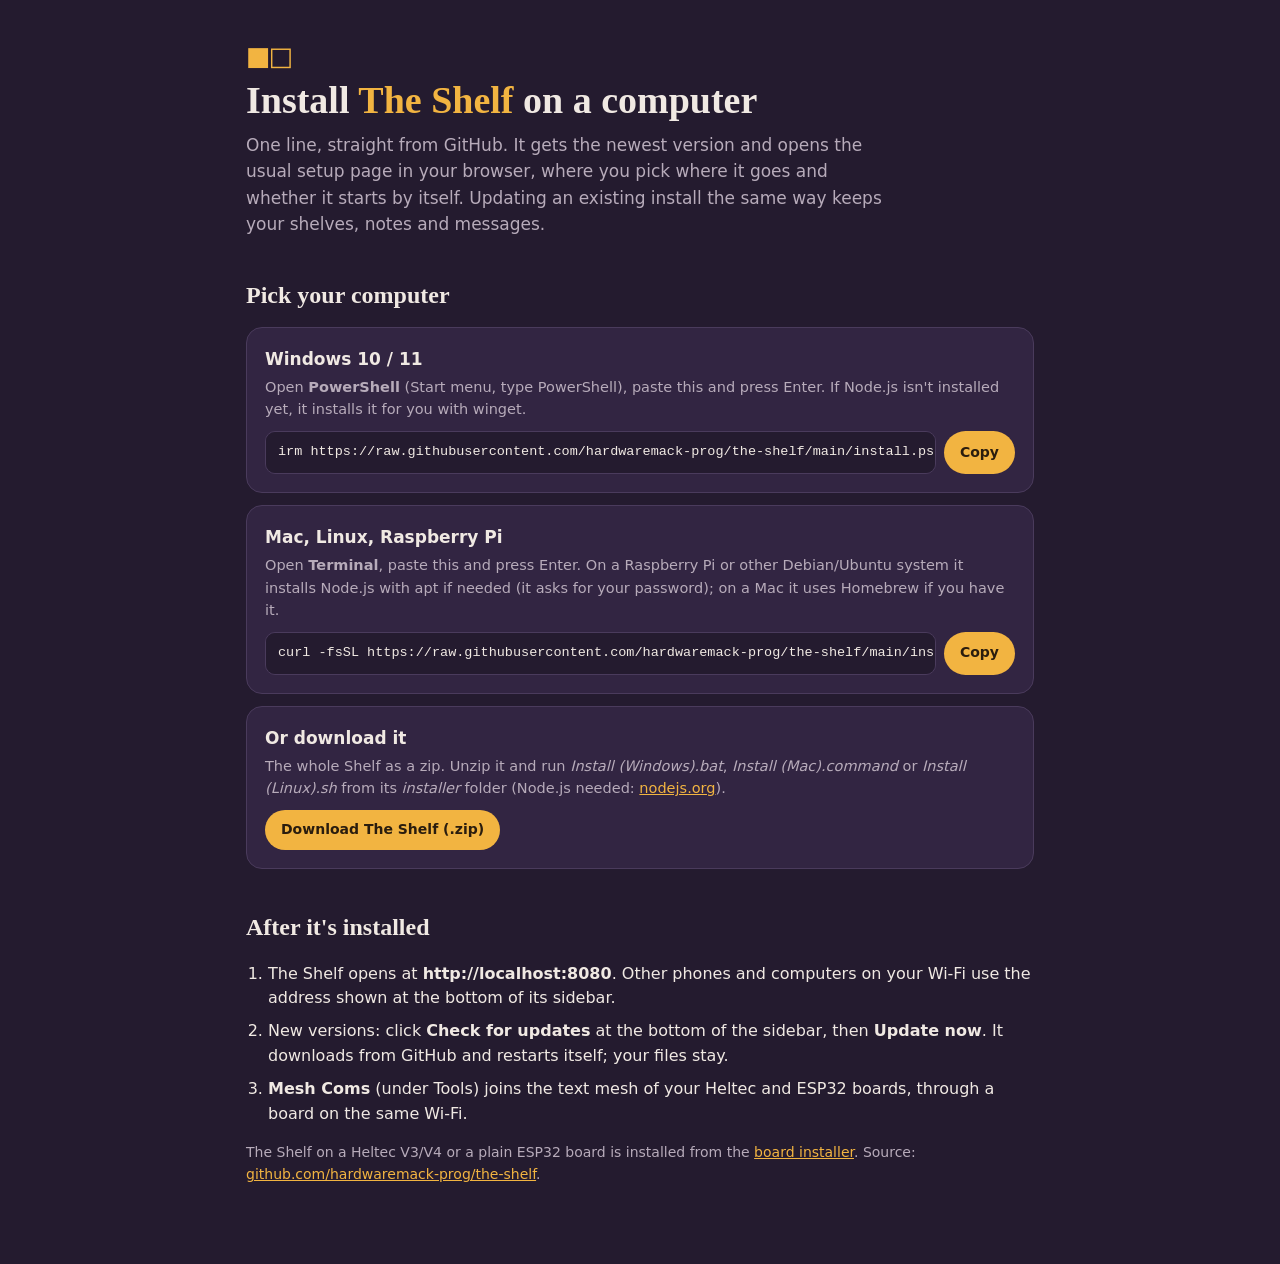
<file: docs/pc.html>
<!doctype html>
<html lang="en">
<head>
<meta charset="utf-8">
<meta name="viewport" content="width=device-width,initial-scale=1">
<title>Install The Shelf on a computer</title>
<meta name="description" content="Install The Shelf on Windows, Mac, Linux or a Raspberry Pi with one line, straight from GitHub.">
<style>
:root{--ink:#241B2F;--surface:#322542;--text:#F0E9E3;--muted:#B7ABBA;--accent:#F2B441;--accent-ink:#2A1D0E;--divider:#4A3B5C;
  --serif:Georgia,'Iowan Old Style',Charter,serif;--sans:-apple-system,BlinkMacSystemFont,'Segoe UI',system-ui,sans-serif;--mono:ui-monospace,Consolas,Menlo,monospace;color-scheme:dark}
*{box-sizing:border-box}
body{margin:0;background:var(--ink);color:var(--text);font-family:var(--sans);line-height:1.55}
.wrap{max-width:820px;margin:0 auto;padding:36px 16px 64px}
.mark{color:var(--accent);font-size:26px;letter-spacing:-2px}
h1{font-family:var(--serif);font-size:38px;margin:4px 0 0;line-height:1.1}
h1 span{color:var(--accent)}
.lead{color:var(--muted);font-size:17px;max-width:640px;margin:10px 0 0}
h2{font-family:var(--serif);font-size:24px;margin:40px 0 12px}
.card{background:var(--surface);border:1px solid var(--divider);border-radius:16px;padding:18px;margin-bottom:12px}
.card h3{margin:0 0 4px;font-size:17px}
.card p{margin:0 0 10px;color:var(--muted);font-size:14.5px}
.cmd{display:flex;gap:8px;align-items:stretch}
.cmd code{flex:1;min-width:0;overflow-x:auto;white-space:nowrap;background:var(--ink);border:1px solid var(--divider);border-radius:10px;padding:10px 12px;font-family:var(--mono);font-size:13.5px}
.btn{font:inherit;font-weight:700;background:var(--accent);color:var(--accent-ink);border:0;border-radius:999px;padding:9px 16px;cursor:pointer;font-size:14px;white-space:nowrap;text-decoration:none;display:inline-block}
ol{padding-left:22px}ol li{margin-bottom:8px}
a{color:var(--accent)}
.muted{color:var(--muted);font-size:14px}
</style>
</head>
<body><div class="wrap">
  <div class="mark">&#9632;&#9633;</div>
  <h1>Install <span>The Shelf</span> on a computer</h1>
  <p class="lead">One line, straight from GitHub. It gets the newest version and opens the usual setup page in your browser, where you pick where it goes and whether it starts by itself. Updating an existing install the same way keeps your shelves, notes and messages.</p>

  <h2>Pick your computer</h2>
  <div class="card">
    <h3>Windows 10 / 11</h3>
    <p>Open <b>PowerShell</b> (Start menu, type PowerShell), paste this and press Enter. If Node.js isn't installed yet, it installs it for you with winget.</p>
    <div class="cmd"><code id="win">irm https://raw.githubusercontent.com/hardwaremack-prog/the-shelf/main/install.ps1 | iex</code><button class="btn" data-copy="win">Copy</button></div>
  </div>
  <div class="card">
    <h3>Mac, Linux, Raspberry Pi</h3>
    <p>Open <b>Terminal</b>, paste this and press Enter. On a Raspberry Pi or other Debian/Ubuntu system it installs Node.js with apt if needed (it asks for your password); on a Mac it uses Homebrew if you have it.</p>
    <div class="cmd"><code id="nix">curl -fsSL https://raw.githubusercontent.com/hardwaremack-prog/the-shelf/main/install.sh | bash</code><button class="btn" data-copy="nix">Copy</button></div>
  </div>
  <div class="card">
    <h3>Or download it</h3>
    <p>The whole Shelf as a zip. Unzip it and run <i>Install (Windows).bat</i>, <i>Install (Mac).command</i> or <i>Install (Linux).sh</i> from its <i>installer</i> folder (Node.js needed: <a href="https://nodejs.org">nodejs.org</a>).</p>
    <a class="btn" href="https://github.com/hardwaremack-prog/the-shelf/archive/refs/heads/main.zip">Download The Shelf (.zip)</a>
  </div>

  <h2>After it's installed</h2>
  <ol>
    <li>The Shelf opens at <b>http://localhost:8080</b>. Other phones and computers on your Wi-Fi use the address shown at the bottom of its sidebar.</li>
    <li>New versions: click <b>Check for updates</b> at the bottom of the sidebar, then <b>Update now</b>. It downloads from GitHub and restarts itself; your files stay.</li>
    <li><b>Mesh Coms</b> (under Tools) joins the text mesh of your Heltec and ESP32 boards, through a board on the same Wi-Fi.</li>
  </ol>
  <p class="muted">The Shelf on a Heltec V3/V4 or a plain ESP32 board is installed from the <a href="./">board installer</a>. Source: <a href="https://github.com/hardwaremack-prog/the-shelf">github.com/hardwaremack-prog/the-shelf</a>.</p>
</div>
<script>
document.querySelectorAll('[data-copy]').forEach(b => b.addEventListener('click', async () => {
  const t = document.getElementById(b.dataset.copy).textContent;
  try { await navigator.clipboard.writeText(t); b.textContent = 'Copied'; }
  catch { const r = document.createRange(); r.selectNodeContents(document.getElementById(b.dataset.copy)); const s = getSelection(); s.removeAllRanges(); s.addRange(r); b.textContent = 'Press Ctrl+C'; }
  setTimeout(() => { b.textContent = 'Copy'; }, 2000);
}));
</script>
</body></html>
</file>
